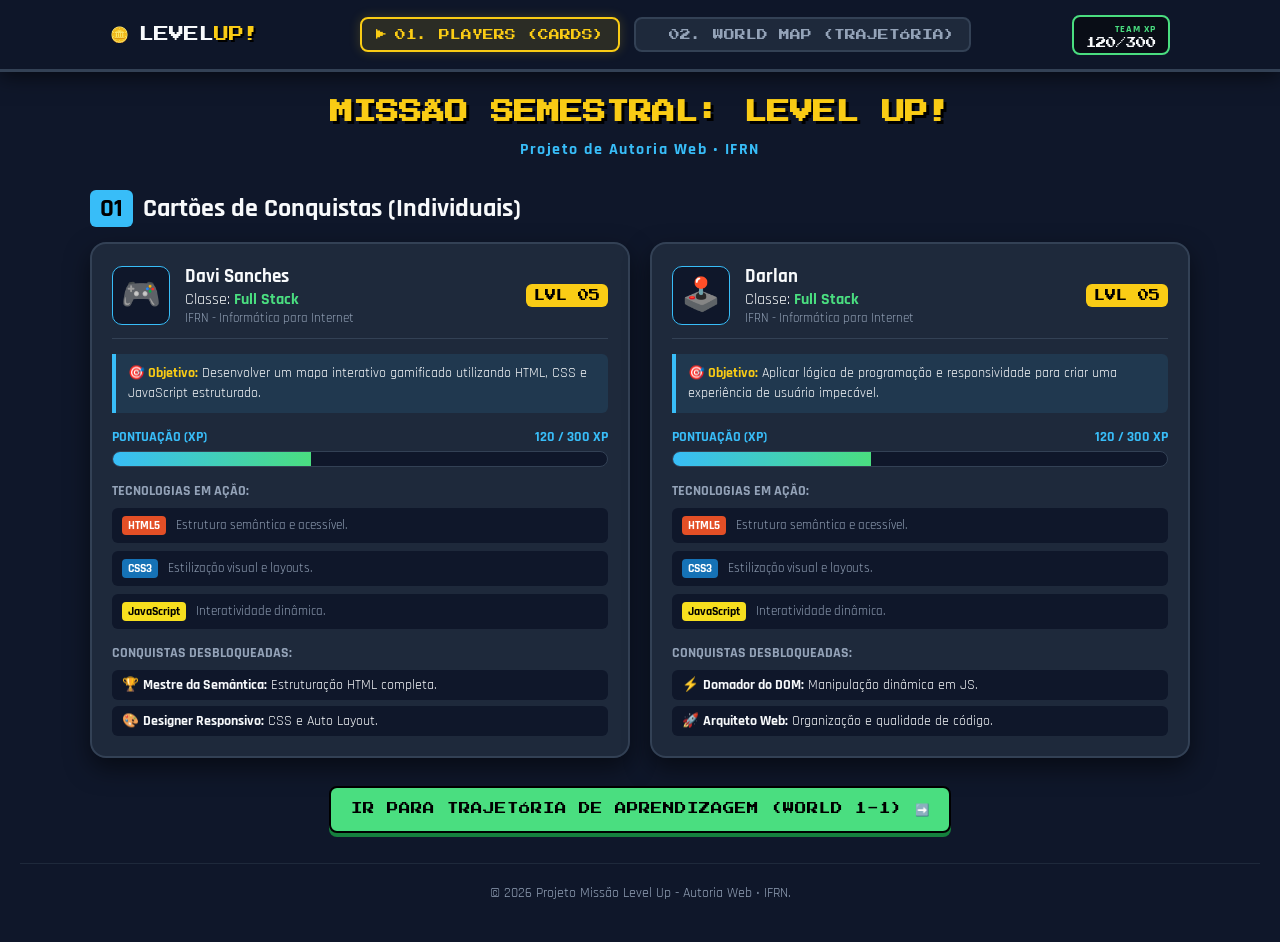
<file: index.html>
<!DOCTYPE html>
<html lang="pt-BR">
<head>
    <meta charset="UTF-8">
    <meta name="viewport" content="width=device-width, initial-scale=1.0">
    <title>Missão Level Up! - Cards Individuais</title>
    <link rel="stylesheet" href="index.css">
    <script src="index.js" defer></script>
    <link href="https://fonts.googleapis.com/css2?family=Press+Start+2P&family=Rajdhani:wght@500;700&display=swap" rel="stylesheet">
</head>
<body>

    <!-- MENU DE NAVEGAÇÃO FIXO ESTILO GAME HUD -->
    <nav class="game-navbar" aria-label="Navegação Principal">
        <div class="nav-wrapper">
            <a href="index.html" class="nav-brand">
                <span class="coin-icon">🪙</span>
                <span class="brand-text">LEVEL<span class="highlight">UP!</span></span>
            </a>

            <button class="mobile-menu-btn" id="mobile-menu-btn" aria-label="Abrir Menu" aria-expanded="false">
                ☰
            </button>

            <ul class="nav-menu" id="nav-menu">
                <li>
                    <a href="index.html" class="nav-link active">
                        <span class="nav-cursor">▶</span> 01. PLAYERS (CARDS)
                    </a>
                </li>
                <li>
                    <a href="trajetoria.html" class="nav-link">
                        <span class="nav-cursor">▶</span> 02. WORLD MAP (TRAJETÓRIA)
                    </a>
                </li>
            </ul>

            <div class="nav-hud-status" title="XP Atual da Equipe">
                <span class="hud-label">TEAM XP</span>
                <span class="hud-value" id="nav-xp-display">120/300</span>
            </div>
        </div>
    </nav>

    <header class="main-header">
        <h1>MISSÃO SEMESTRAL: LEVEL UP!</h1>
        <p class="subtitle">Projeto de Autoria Web • IFRN</p>
    </header>

    <main class="container">
        <section class="card-section">
            <h2 class="section-title"><span>01</span> Cartões de Conquistas (Individuais)</h2>
            
            <div class="cards-wrapper">
                
                <!-- CARD 1: DAVI SANCHES -->
                <div class="player-card">
                    <div class="card-top">
                        <div class="avatar-box" aria-hidden="true">🎮</div>
                        <div class="player-info">
                            <h3>Davi Sanches</h3>
                            <p class="class-title">Classe: <span>Full Stack</span></p>
                            <p class="institution">IFRN - Informática para Internet</p>
                        </div>
                        <div class="badge-lvl" id="lvl-badge-davi" aria-label="Nível 5">LVL 05</div>
                    </div>
                    
                    <div class="card-objective">
                        <strong>🎯 Objetivo:</strong> Desenvolver um mapa interativo gamificado utilizando HTML, CSS e JavaScript estruturado.
                    </div>

                    <div class="xp-container">
                        <div class="xp-header">
                            <span>PONTUAÇÃO (XP)</span>
                            <span id="xp-counter-davi">120 / 300 XP</span>
                        </div>
                        <div class="progress-bar-bg" role="progressbar" aria-valuenow="120" aria-valuemin="0" aria-valuemax="300">
                            <div class="progress-bar-fill" id="xp-bar-davi"></div>
                        </div>
                    </div>

                    <div class="tech-stack">
                        <h4>TECNOLOGIAS EM AÇÃO:</h4>
                        <div class="tech-grid">
                            <div class="tech-item"><span class="tech-tag html">HTML5</span><p>Estrutura semântica e acessível.</p></div>
                            <div class="tech-item"><span class="tech-tag css">CSS3</span><p>Estilização visual e layouts.</p></div>
                            <div class="tech-item"><span class="tech-tag js">JavaScript</span><p>Interatividade dinâmica.</p></div>
                        </div>
                    </div>

                    <div class="unlocked-achievements">
                        <h4>CONQUISTAS DESBLOQUEADAS:</h4>
                        <ul class="achievement-list">
                            <li>🏆 <strong>Mestre da Semântica:</strong> Estruturação HTML completa.</li>
                            <li>🎨 <strong>Designer Responsivo:</strong> CSS e Auto Layout.</li>
                        </ul>
                    </div>
                </div>

                <!-- CARD 2: DARLAN -->
                <div class="player-card">
                    <div class="card-top">
                        <div class="avatar-box" aria-hidden="true">🕹️</div>
                        <div class="player-info">
                            <h3>Darlan</h3>
                            <p class="class-title">Classe: <span>Full Stack</span></p>
                            <p class="institution">IFRN - Informática para Internet</p>
                        </div>
                        <div class="badge-lvl" id="lvl-badge-darlan" aria-label="Nível 5">LVL 05</div>
                    </div>

                    <div class="card-objective">
                        <strong>🎯 Objetivo:</strong> Aplicar lógica de programação e responsividade para criar uma experiência de usuário impecável.
                    </div>

                    <div class="xp-container">
                        <div class="xp-header">
                            <span>PONTUAÇÃO (XP)</span>
                            <span id="xp-counter-darlan">120 / 300 XP</span>
                        </div>
                        <div class="progress-bar-bg" role="progressbar" aria-valuenow="120" aria-valuemin="0" aria-valuemax="300">
                            <div class="progress-bar-fill" id="xp-bar-darlan"></div>
                        </div>
                    </div>

                    <div class="tech-stack">
                        <h4>TECNOLOGIAS EM AÇÃO:</h4>
                        <div class="tech-grid">
                            <div class="tech-item"><span class="tech-tag html">HTML5</span><p>Estrutura semântica e acessível.</p></div>
                            <div class="tech-item"><span class="tech-tag css">CSS3</span><p>Estilização visual e layouts.</p></div>
                            <div class="tech-item"><span class="tech-tag js">JavaScript</span><p>Interatividade dinâmica.</p></div>
                        </div>
                    </div>

                    <div class="unlocked-achievements">
                        <h4>CONQUISTAS DESBLOQUEADAS:</h4>
                        <ul class="achievement-list">
                            <li>⚡ <strong>Domador do DOM:</strong> Manipulação dinâmica em JS.</li>
                            <li>🚀 <strong>Arquiteto Web:</strong> Organização e qualidade de código.</li>
                        </ul>
                    </div>
                </div>

            </div>

            <div class="next-stage-cta">
                <a href="trajetoria.html" class="btn-next-world">IR PARA TRAJETÓRIA DE APRENDIZAGEM (WORLD 1-1) ➡️</a>
            </div>
        </section>
    </main>

    <footer class="main-footer">
        <p>&copy; 2026 Projeto Missão Level Up - Autoria Web • IFRN.</p>
    </footer>

</body>
</html>
</file>
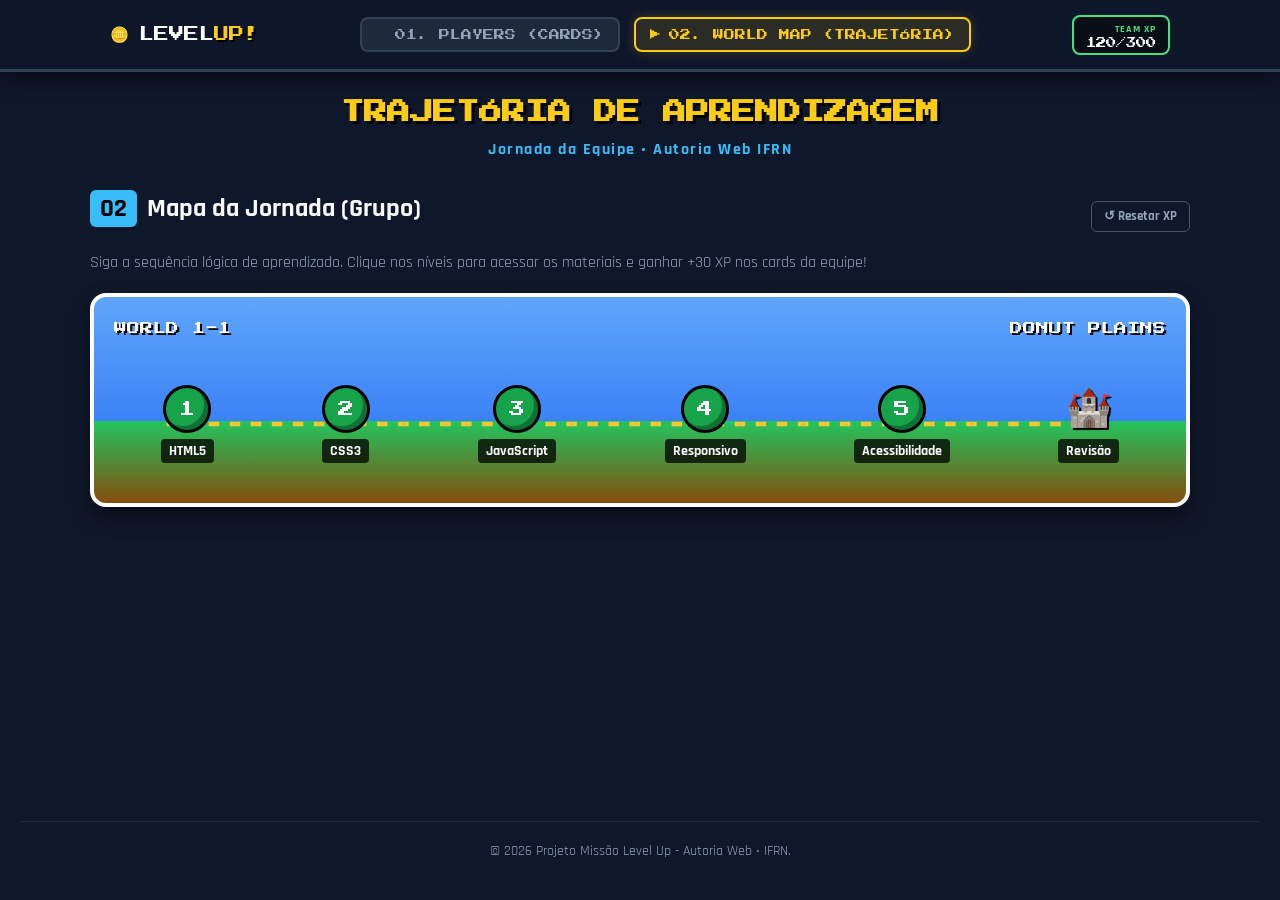
<file: trajetoria.html>
<!DOCTYPE html>
<html lang="pt-BR">
<head>
    <meta charset="UTF-8">
    <meta name="viewport" content="width=device-width, initial-scale=1.0">
    <title>Missão Level Up! - Trajetória de Aprendizagem</title>
    <link rel="stylesheet" href="index.css">
    <script src="index.js" defer></script>
    <link href="https://fonts.googleapis.com/css2?family=Press+Start+2P&family=Rajdhani:wght@500;700&display=swap" rel="stylesheet">
</head>
<body>

    <!-- MENU DE NAVEGAÇÃO FIXO ESTILO GAME HUD -->
    <nav class="game-navbar" aria-label="Navegação Principal">
        <div class="nav-wrapper">
            <a href="index.html" class="nav-brand">
                <span class="coin-icon">🪙</span>
                <span class="brand-text">LEVEL<span class="highlight">UP!</span></span>
            </a>

            <button class="mobile-menu-btn" id="mobile-menu-btn" aria-label="Abrir Menu" aria-expanded="false">
                ☰
            </button>

            <ul class="nav-menu" id="nav-menu">
                <li>
                    <a href="index.html" class="nav-link">
                        <span class="nav-cursor">▶</span> 01. PLAYERS (CARDS)
                    </a>
                </li>
                <li>
                    <a href="trajetoria.html" class="nav-link active">
                        <span class="nav-cursor">▶</span> 02. WORLD MAP (TRAJETÓRIA)
                    </a>
                </li>
            </ul>

            <div class="nav-hud-status" title="XP Atual da Equipe">
                <span class="hud-label">TEAM XP</span>
                <span class="hud-value" id="nav-xp-display">120/300</span>
            </div>
        </div>
    </nav>

    <header class="main-header">
        <h1>TRAJETÓRIA DE APRENDIZAGEM</h1>
        <p class="subtitle">Jornada da Equipe • Autoria Web IFRN</p>
    </header>

    <main class="container">
        <section class="journey-section">
            <div class="section-header-flex">
                <h2 class="section-title"><span>02</span> Mapa da Jornada (Grupo)</h2>
                <button id="reset-progress-btn" class="btn-reset" title="Resetar fases concluídas">↺ Resetar XP</button>
            </div>
            <p class="journey-desc">Siga a sequência lógica de aprendizado. Clique nos níveis para acessar os materiais e ganhar +30 XP nos cards da equipe!</p>

            <div class="world-map">
                <div class="map-header">
                    <span>WORLD 1-1</span>
                    <span>DONUT PLAINS</span>
                </div>

                <div class="map-path">
                    <svg class="path-connector" viewBox="0 0 1000 100" preserveAspectRatio="none" aria-hidden="true">
                        <line x1="5%" y1="50%" x2="95%" y2="50%" stroke="#fbc531" stroke-width="4" stroke-dasharray="10, 10" />
                    </svg>

                    <div class="stage-node node-1" tabindex="0" role="button" aria-label="Fase 1: Fundamentos HTML" data-level="1" data-title="Fundamentos HTML" data-desc="Aprenda tags semânticas, elementos de bloco e linha, formulários e acessibilidade básica." data-link="https://developer.mozilla.org/pt-BR/docs/Learn/HTML">
                        <div class="node-pipe">1</div>
                        <span class="node-title">HTML5</span>
                    </div>

                    <div class="stage-node node-2" tabindex="0" role="button" aria-label="Fase 2: Estilização CSS" data-level="2" data-title="Estilização CSS" data-desc="Domine seletores, Flexbox, CSS Grid, variáveis e estilização moderna." data-link="https://developer.mozilla.org/pt-BR/docs/Learn/CSS">
                        <div class="node-pipe">2</div>
                        <span class="node-title">CSS3</span>
                    </div>

                    <div class="stage-node node-3" tabindex="0" role="button" aria-label="Fase 3: JavaScript Essencial" data-level="3" data-title="JavaScript Essencial" data-desc="Lógica de programação, variáveis, funções, eventos e manipulação do DOM." data-link="https://developer.mozilla.org/pt-BR/docs/Learn/JavaScript">
                        <div class="node-pipe">3</div>
                        <span class="node-title">JavaScript</span>
                    </div>

                    <div class="stage-node node-4" tabindex="0" role="button" aria-label="Fase 4: Design Responsivo" data-level="4" data-title="Design Responsivo" data-desc="Media queries, layouts fluidos e estratégias Mobile First para todas as telas." data-link="https://web.dev/learn/design/">
                        <div class="node-pipe">4</div>
                        <span class="node-title">Responsivo</span>
                    </div>

                    <div class="stage-node node-5" tabindex="0" role="button" aria-label="Fase 5: Acessibilidade Web" data-level="5" data-title="Acessibilidade Web" data-desc="Boas práticas de WCAG, leitores de tela e contraste de cores inclusivo." data-link="https://www.w3.org/WAI/fundamentals/accessibility-intro/pt">
                        <div class="node-pipe">5</div>
                        <span class="node-title">Acessibilidade</span>
                    </div>

                    <div class="stage-node node-6 boss-node" tabindex="0" role="button" aria-label="Fase 6: Revisão Final e Performance" data-level="6" data-title="Revisão Final & Performance" data-desc="Boas práticas de carregamento, minificação de código e SEO para revisão final." data-link="https://web.dev/fast/">
                        <div class="node-castle">🏰</div>
                        <span class="node-title">Revisão</span>
                    </div>
                </div>
            </div>
        </section>
    </main>

    <footer class="main-footer">
        <p>&copy; 2026 Projeto Missão Level Up - Autoria Web • IFRN.</p>
    </footer>

    <!-- MODAL DAS FASES -->
    <div id="stage-modal" class="modal-overlay" aria-hidden="true" role="dialog" aria-labelledby="modal-title">
        <div class="modal-card">
            <button id="close-modal-btn" class="modal-close" aria-label="Fechar Modal">&times;</button>
            <div class="modal-header">
                <span id="modal-level-num" class="modal-level-badge">FASE 1</span>
                <h3 id="modal-title">Título da Fase</h3>
            </div>
            <p id="modal-desc">Descrição detalhada do conteúdo que será aprendido nesta etapa da disciplina.</p>
            <div class="modal-actions">
                <a id="modal-link" href="https://developer.mozilla.org/pt-BR/docs/Learn/HTML" target="_blank" rel="noopener noreferrer" class="btn-primary">Acessar Material 🚀</a>
                <button id="complete-stage-btn" class="btn-secondary">Concluir Fase (+30 XP)</button>
            </div>
        </div>
    </div>

</body>
</html>
</file>
<file: index.css>
:root {
    --bg-color: #0f172a;
    --card-bg: #1e293b;
    --accent-blue: #38bdf8;
    --accent-green: #4ade80;
    --accent-yellow: #facc15;
    --text-main: #f8fafc;
    --text-muted: #94a3b8;
    --mario-grass: #22c55e;
    --mario-dirt: #854d0e;
    --nav-height: 72px;
}

* {
    margin: 0;
    padding: 0;
    box-sizing: border-box;
}

body {
    background-color: var(--bg-color);
    color: var(--text-main);
    font-family: 'Rajdhani', sans-serif;
    min-height: 100vh;
    padding: calc(var(--nav-height) + 25px) 20px 20px;
    display: flex;
    flex-direction: column;
}

/* =========================================
   MENU DE NAVEGAÇÃO FIXO (GAME HUD)
========================================= */
.game-navbar {
    position: fixed;
    top: 0;
    left: 0;
    width: 100%;
    height: var(--nav-height);
    background: rgba(15, 23, 42, 0.92);
    backdrop-filter: blur(10px);
    -webkit-backdrop-filter: blur(10px);
    border-bottom: 3px solid #334155;
    box-shadow: 0 4px 20px rgba(0, 0, 0, 0.6);
    z-index: 1000;
}

.nav-wrapper {
    max-width: 1100px;
    height: 100%;
    margin: 0 auto;
    padding: 0 20px;
    display: flex;
    align-items: center;
    justify-content: space-between;
}

.nav-brand {
    display: flex;
    align-items: center;
    gap: 10px;
    text-decoration: none;
    font-family: 'Press Start 2P', cursive;
    font-size: 0.95rem;
    color: var(--text-main);
    transition: transform 0.2s ease;
}

.nav-brand:hover {
    transform: scale(1.05);
}

.coin-icon {
    display: inline-block;
    animation: coinSpin 2.5s infinite linear;
}

@keyframes coinSpin {
    0%, 100% { transform: scaleX(1); }
    50% { transform: scaleX(0.3); }
}

.brand-text .highlight {
    color: var(--accent-yellow);
    text-shadow: 2px 2px #000;
}

.nav-menu {
    list-style: none;
    display: flex;
    align-items: center;
    gap: 14px;
}

.nav-link {
    display: flex;
    align-items: center;
    gap: 8px;
    text-decoration: none;
    font-family: 'Press Start 2P', cursive;
    font-size: 0.68rem;
    color: var(--text-muted);
    background: #1e293b;
    border: 2px solid #334155;
    padding: 10px 14px;
    border-radius: 8px;
    transition: all 0.2s ease;
}

.nav-cursor {
    opacity: 0;
    color: var(--accent-yellow);
    transform: translateX(-4px);
    transition: all 0.2s ease;
}

.nav-link:hover {
    color: var(--text-main);
    border-color: var(--accent-blue);
    transform: translateY(-2px);
    box-shadow: 0 4px 12px rgba(56, 189, 248, 0.25);
}

.nav-link:hover .nav-cursor,
.nav-link.active .nav-cursor {
    opacity: 1;
    transform: translateX(0);
}

.nav-link.active {
    color: var(--accent-yellow);
    background: rgba(250, 204, 21, 0.12);
    border-color: var(--accent-yellow);
    box-shadow: 0 0 12px rgba(250, 204, 21, 0.2);
}

.nav-hud-status {
    display: flex;
    flex-direction: column;
    align-items: flex-end;
    background: #090d16;
    border: 2px solid var(--accent-green);
    padding: 5px 12px;
    border-radius: 8px;
}

.hud-label {
    font-size: 0.65rem;
    font-weight: 700;
    color: var(--accent-green);
    letter-spacing: 1px;
}

.hud-value {
    font-family: 'Press Start 2P', cursive;
    font-size: 0.65rem;
    color: var(--text-main);
    margin-top: 2px;
}

.mobile-menu-btn {
    display: none;
    background: #1e293b;
    border: 2px solid var(--accent-yellow);
    color: var(--accent-yellow);
    font-size: 1.3rem;
    padding: 4px 10px;
    border-radius: 6px;
    cursor: pointer;
}

/* =========================================
   CABEÇALHO E CONTAINER
========================================= */
.main-header {
    text-align: center;
    margin-bottom: 30px;
}

.main-header h1 {
    font-family: 'Press Start 2P', cursive;
    font-size: 1.45rem;
    color: var(--accent-yellow);
    text-shadow: 3px 3px #000;
    margin-bottom: 10px;
    line-height: 1.4;
}

.main-header .subtitle {
    color: var(--accent-blue);
    font-weight: bold;
    letter-spacing: 1.5px;
}

.container {
    max-width: 1100px;
    width: 100%;
    margin: 0 auto;
    display: flex;
    flex-direction: column;
    gap: 40px;
    flex: 1;
}

.section-header-flex {
    display: flex;
    justify-content: space-between;
    align-items: center;
    flex-wrap: wrap;
    gap: 10px;
    margin-bottom: 10px;
}

.section-title {
    font-size: 1.6rem;
    margin-bottom: 15px;
    display: flex;
    align-items: center;
    gap: 10px;
}

.section-title span {
    background: var(--accent-blue);
    color: #000;
    padding: 2px 10px;
    border-radius: 6px;
    font-weight: bold;
}

/* =========================================
   CARDS DOS JOGADORES
========================================= */
.cards-wrapper {
    display: grid;
    grid-template-columns: repeat(auto-fit, minmax(320px, 1fr));
    gap: 20px;
}

.player-card {
    background: var(--card-bg);
    border: 2px solid #334155;
    border-radius: 16px;
    padding: 20px;
    box-shadow: 0 10px 25px rgba(0,0,0,0.5);
    transition: transform 0.25s ease, border-color 0.25s ease;
}

.player-card:hover {
    transform: translateY(-4px);
    border-color: var(--accent-blue);
}

.card-top {
    display: flex;
    align-items: center;
    gap: 15px;
    border-bottom: 1px solid #334155;
    padding-bottom: 12px;
    margin-bottom: 15px;
}

.avatar-box {
    font-size: 2rem;
    background: #0f172a;
    padding: 8px;
    border-radius: 10px;
    border: 1px solid var(--accent-blue);
}

.player-info {
    flex-grow: 1;
}

.player-info h3 {
    font-size: 1.2rem;
    color: var(--text-main);
}

.player-info .class-title span {
    color: var(--accent-green);
    font-weight: bold;
}

.player-info .institution {
    font-size: 0.8rem;
    color: var(--text-muted);
}

.badge-lvl {
    font-family: 'Press Start 2P', cursive;
    background: var(--accent-yellow);
    color: #000;
    padding: 6px 8px;
    border-radius: 6px;
    font-size: 0.7rem;
}

.card-objective {
    background: rgba(56, 189, 248, 0.1);
    border-left: 4px solid var(--accent-blue);
    padding: 10px 12px;
    margin-bottom: 15px;
    font-size: 0.85rem;
    color: var(--text-main);
    border-radius: 0 6px 6px 0;
    line-height: 1.4;
}

.card-objective strong {
    color: var(--accent-yellow);
}

.xp-container {
    margin-bottom: 15px;
}

.xp-header {
    display: flex;
    justify-content: space-between;
    font-weight: bold;
    font-size: 0.85rem;
    margin-bottom: 5px;
    color: var(--accent-blue);
}

.progress-bar-bg {
    width: 100%;
    height: 16px;
    background: #0f172a;
    border-radius: 8px;
    overflow: hidden;
    border: 1px solid #334155;
}

.progress-bar-fill {
    height: 100%;
    width: 40%;
    background: linear-gradient(90deg, var(--accent-blue), var(--accent-green));
    transition: width 0.8s ease-in-out;
}

.tech-grid {
    display: flex;
    flex-direction: column;
    gap: 8px;
    margin-top: 8px;
    margin-bottom: 15px;
}

.tech-item {
    background: #0f172a;
    padding: 8px 10px;
    border-radius: 6px;
    display: flex;
    align-items: center;
    gap: 10px;
}

.tech-tag {
    padding: 2px 6px;
    border-radius: 4px;
    font-weight: bold;
    font-size: 0.75rem;
}

.tech-tag.html { background: #e34f26; color: #fff; }
.tech-tag.css { background: #1572b6; color: #fff; }
.tech-tag.js { background: #f7df1e; color: #000; }

.tech-item p {
    font-size: 0.8rem;
    color: var(--text-muted);
}

.unlocked-achievements h4, .tech-stack h4 {
    color: var(--text-muted);
    font-size: 0.85rem;
    margin-bottom: 8px;
}

.achievement-list {
    list-style: none;
    display: flex;
    flex-direction: column;
    gap: 6px;
}

.achievement-list li {
    background: #0f172a;
    padding: 6px 10px;
    border-radius: 6px;
    font-size: 0.85rem;
}

.next-stage-cta {
    margin-top: 28px;
    text-align: center;
}

.btn-next-world {
    display: inline-block;
    font-family: 'Press Start 2P', cursive;
    font-size: 0.72rem;
    background: var(--accent-green);
    color: #000;
    text-decoration: none;
    padding: 14px 20px;
    border-radius: 8px;
    border: 2px solid #000;
    box-shadow: 0 4px 0 #15803d;
    transition: transform 0.15s ease, box-shadow 0.15s ease;
}

.btn-next-world:hover {
    transform: translateY(-2px);
    box-shadow: 0 6px 0 #15803d;
}

/* =========================================
   WORLD MAP (TRAJETÓRIA DE APRENDIZAGEM)
========================================= */
.journey-desc {
    color: var(--text-muted);
    margin-bottom: 20px;
}

.btn-reset {
    background: transparent;
    border: 1px solid #475569;
    color: var(--text-muted);
    padding: 6px 12px;
    border-radius: 6px;
    font-family: 'Rajdhani', sans-serif;
    font-weight: bold;
    cursor: pointer;
    transition: all 0.2s ease;
}

.btn-reset:hover {
    border-color: #ef4444;
    color: #ef4444;
}

.world-map {
    background: linear-gradient(180deg, #60a5fa 0%, #3b82f6 60%, var(--mario-grass) 60%, var(--mario-dirt) 100%);
    border: 4px solid #fff;
    border-radius: 16px;
    padding: 25px 20px;
    box-shadow: 0 10px 20px rgba(0,0,0,0.4);
}

.map-header {
    display: flex;
    justify-content: space-between;
    font-family: 'Press Start 2P', cursive;
    font-size: 0.8rem;
    color: #fff;
    text-shadow: 2px 2px #000;
    margin-bottom: 35px;
}

.map-path {
    display: flex;
    justify-content: space-around;
    align-items: center;
    flex-wrap: wrap;
    gap: 15px;
    position: relative;
    padding: 15px 0;
}

.path-connector {
    position: absolute;
    top: 0;
    left: 0;
    width: 100%;
    height: 100%;
    z-index: 1;
    pointer-events: none;
}

.stage-node {
    cursor: pointer;
    display: flex;
    flex-direction: column;
    align-items: center;
    transition: transform 0.2s;
    z-index: 2;
}

.stage-node:hover {
    transform: scale(1.15);
}

.node-pipe {
    width: 48px;
    height: 48px;
    background: #16a34a;
    border: 3px solid #000;
    border-radius: 50%;
    display: flex;
    justify-content: center;
    align-items: center;
    font-family: 'Press Start 2P', cursive;
    color: #fff;
    box-shadow: inset -4px -4px 0px rgba(0,0,0,0.3);
}

.boss-node .node-castle {
    font-size: 2.3rem;
    filter: drop-shadow(2px 2px 0px #000);
}

.node-title {
    font-weight: bold;
    font-size: 0.85rem;
    background: rgba(0,0,0,0.75);
    padding: 3px 8px;
    border-radius: 4px;
    margin-top: 6px;
}

/* =========================================
   MODAL E ANIMAÇÕES
========================================= */
.modal-overlay {
    position: fixed;
    top: 0; left: 0; width: 100%; height: 100%;
    background: rgba(0,0,0,0.8);
    display: none;
    justify-content: center;
    align-items: center;
    z-index: 1100;
}

.modal-card {
    background: var(--card-bg);
    border: 2px solid var(--accent-yellow);
    border-radius: 12px;
    padding: 25px;
    width: 90%;
    max-width: 450px;
    position: relative;
}

.modal-close {
    background: transparent;
    border: none;
    position: absolute;
    top: 10px; right: 15px;
    font-size: 1.5rem;
    cursor: pointer;
    color: var(--text-muted);
}

.modal-header { margin-bottom: 15px; }

.modal-level-badge {
    font-family: 'Press Start 2P', cursive;
    font-size: 0.7rem;
    color: var(--accent-yellow);
}

.modal-card h3 { font-size: 1.4rem; margin-top: 5px; }
.modal-card p { color: var(--text-muted); margin-bottom: 20px; line-height: 1.4; }

.modal-actions { display: flex; gap: 10px; }

.btn-primary, .btn-secondary {
    flex: 1;
    padding: 10px;
    border-radius: 6px;
    font-family: 'Rajdhani', sans-serif;
    font-weight: bold;
    text-align: center;
    cursor: pointer;
    border: none;
    text-decoration: none;
}

.btn-primary { background: var(--accent-blue); color: #000; }
.btn-secondary { background: var(--accent-green); color: #000; }

.stage-node:focus, .btn-primary:focus, .btn-secondary:focus, .modal-close:focus {
    outline: 2px dashed var(--accent-yellow);
    outline-offset: 4px;
}

@keyframes stageCompletePulse {
    0% { transform: scale(1); filter: drop-shadow(0 0 0px var(--accent-green)); }
    50% { transform: scale(1.35); filter: drop-shadow(0 0 25px var(--accent-green)); }
    100% { transform: scale(1); filter: drop-shadow(0 0 10px var(--accent-green)); }
}

.stage-node.animating {
    animation: stageCompletePulse 0.8s ease-in-out;
}

.stage-node.completed .node-pipe {
    background: linear-gradient(135deg, #22c55e, #15803d) !important;
    border-color: var(--accent-yellow) !important;
    box-shadow: 0 0 15px var(--accent-green), inset -4px -4px 0px rgba(0,0,0,0.4);
    position: relative;
}

.stage-node.completed .node-pipe::after {
    content: '✓';
    position: absolute;
    top: -8px;
    right: -8px;
    background: var(--accent-yellow);
    color: #000;
    font-size: 0.75rem;
    font-weight: bold;
    width: 18px;
    height: 18px;
    border-radius: 50%;
    display: flex;
    align-items: center;
    justify-content: center;
    border: 2px solid #000;
}

.stage-node.completed .node-title {
    background: rgba(34, 197, 94, 0.9);
    color: #000;
}

.main-footer {
    text-align: center;
    padding: 20px;
    margin-top: 30px;
    color: #94a3b8;
    font-size: 0.85rem;
    border-top: 1px solid #1e293b;
}

/* =========================================
   RESPONSIVIDADE DO MENU E MOBILE
========================================= */
@media (max-width: 820px) {
    .mobile-menu-btn {
        display: block;
    }

    .nav-hud-status {
        display: none;
    }

    .nav-menu {
        position: fixed;
        top: var(--nav-height);
        left: 0;
        width: 100%;
        background: rgba(15, 23, 42, 0.98);
        border-bottom: 3px solid var(--accent-yellow);
        flex-direction: column;
        padding: 20px;
        gap: 12px;
        transform: translateY(-150%);
        opacity: 0;
        pointer-events: none;
        transition: all 0.3s ease;
    }

    .nav-menu.open {
        transform: translateY(0);
        opacity: 1;
        pointer-events: auto;
    }

    .nav-link {
        width: 100%;
        justify-content: center;
    }
}
</file>
